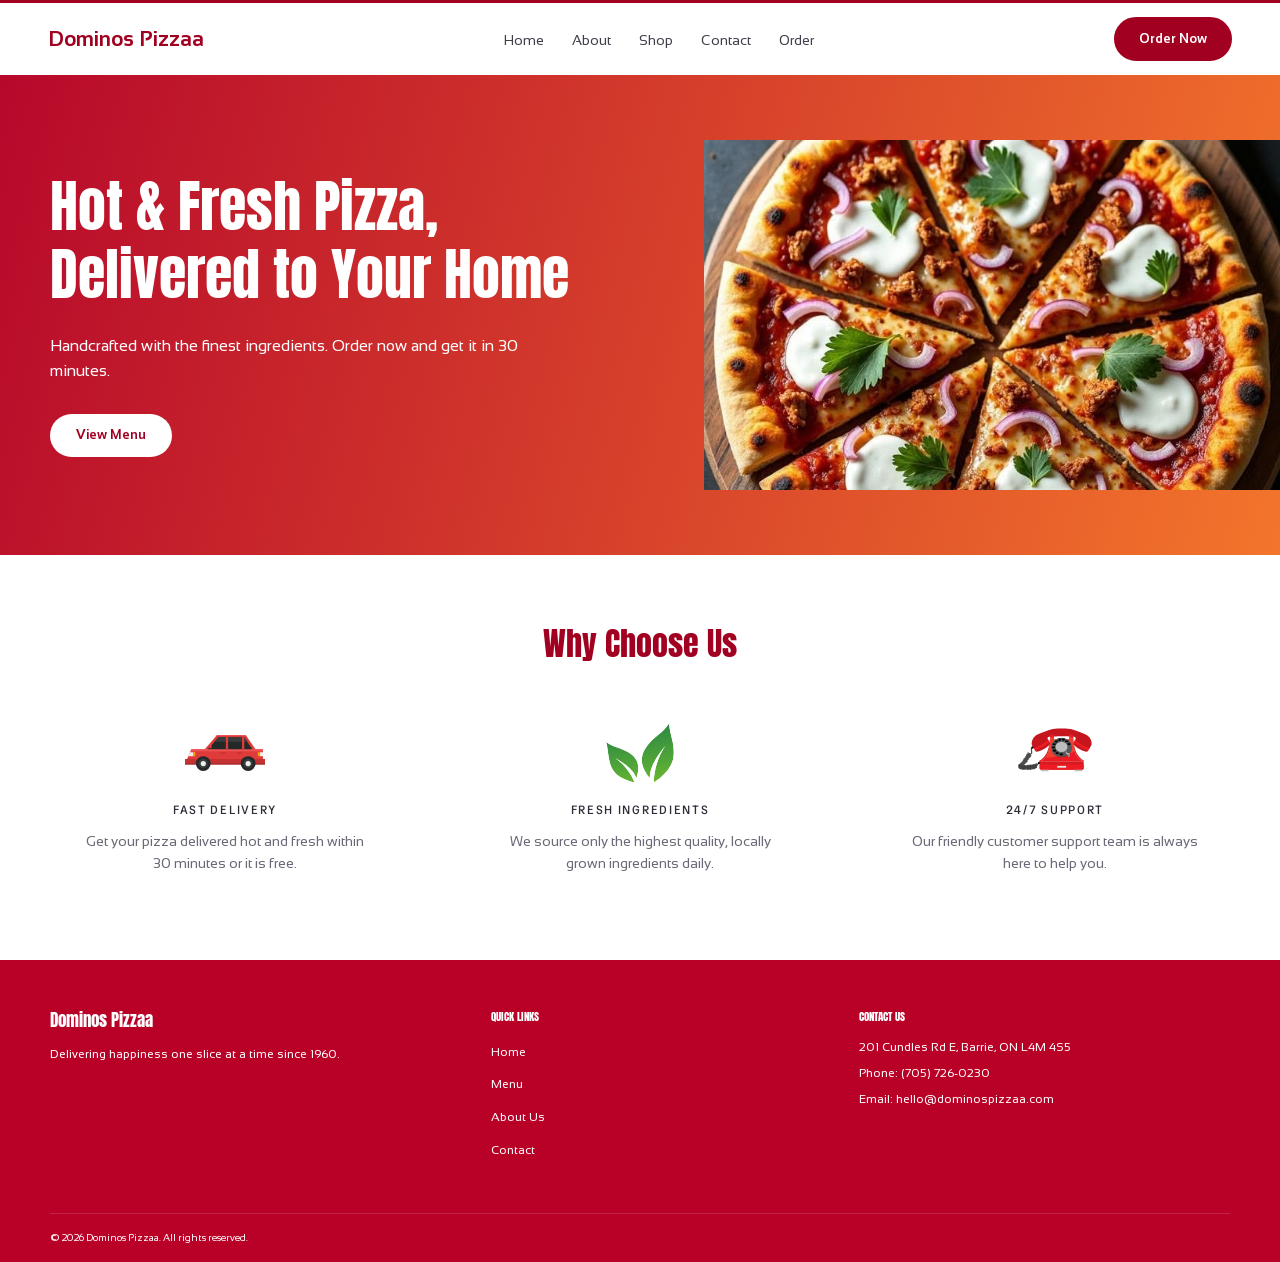
<file: index.html>
<!DOCTYPE html>
<html lang="en">
<head>
    <meta charset="UTF-8">
    <meta name="viewport" content="width=device-width, initial-scale=1.0">
    <meta name="description" content="Dominos Pizzaa Website - Home page content.">
    <meta name="robots" content="noindex, nofollow">
    <title>Home Page | Dominos Pizzaa</title>

    <link rel="preconnect" href="https://fonts.googleapis.com">
    <link rel="preconnect" href="https://fonts.gstatic.com" crossorigin>
    <link href="https://fonts.googleapis.com/css2?family=Anton&family=Google+Sans+Flex:opsz,wght@6..144,1..1000&family=Sansation:ital,wght@0,300;0,400;0,700;1,300;1,400;1,700&family=Stack+Sans+Notch:wght@200..700&family=Vend+Sans:ital,wght@0,300..700;1,300..700&display=swap" rel="stylesheet">

    <link rel="stylesheet" href="css/global.css">
    <link rel="stylesheet" href="css/home.css">
</head>

<body>
    <header class="site-header">
        <div class="header-container">
            <a class="logo" href="index.html"> Dominos Pizzaa </a>

            <nav class="main-navigation" aria-label="Main navigation">
                <ul>
                    <li><a href="index.html">Home</a></li>
                    <li><a href="about.html">About</a></li>
                    <li><a href="shop.html">Shop</a></li>
                    <li><a href="contact.html">Contact</a></li>
                    <li><a href="contact.html">Order</a></li>
                </ul>
            </nav>

            <div class="header-actions">
                <a class="order-button" href="contact.html">Order Now</a>
            </div>

        </div>
    </header>

    <main>
        <section class="hero">
            <div class="hero-container">

                <div class="hero-content">
                    <h1> <span>Hot & Fresh Pizza,</span>
                         <span>Delivered to Your Home</span>
                    </h1>

                    <p>
                        Handcrafted with the finest ingredients.
                        Order now and get it in 30 minutes.
                    </p>

                    <a class="view-menu-button" href="shop.html">
                        View Menu
                    </a>
                </div>

                <div class="hero-image">
                    <img src="images/hot-pizza.jpg" alt="Fresh hot pizza">
                </div>

            </div>
        </section>

        <section class="benefits">
            <div class="section-container">

                <h2>Why Choose Us</h2>

                <div class="benefit-grid">

                    <article class="benefit-card">
                        <div class="benefit-icon">
                            <img src="images/car.svg" alt="delivery-logo" width="80" height="80" >
                        </div>          
                        <h3>Fast Delivery</h3>
                        <p>
                            Get your pizza delivered hot and fresh within
                            30 minutes or it is free.
                        </p>
                    </article>

                    <article class="benefit-card">
                        <div class="benefit-icon">
                            <img src="images/leaf.svg" alt="leaf-logo" width="80" height="80" >
                        </div>
                        <h3>Fresh Ingredients</h3>
                        <p>
                            We source only the highest quality,
                            locally grown ingredients daily.
                        </p>
                    </article>

                    <article class="benefit-card">
                        <div class="benefit-icon">
                            <img src="images/phone.svg" alt="phone-logo" width="80" height="80" >
                        </div>
                        <h3>24/7 Support</h3>
                        <p>
                            Our friendly customer support team is always
                            here to help you.
                        </p>
                    </article>

                </div>

            </div>
        </section>

    </main>

    <footer class="site-footer">
        <div class="footer-container">
            <section class="footer-column">
                <h2>Dominos Pizzaa</h2>
                <p> Delivering happiness one slice at a time since 1960. </p>
            </section>

            <section class="footer-column">
                <h2>Quick Links</h2>

                <ul>
                    <li><a href="index.html">Home</a></li>
                    <li><a href="shop.html">Menu</a></li>
                    <li><a href="about.html">About Us</a></li>
                    <li><a href="contact.html">Contact</a></li>
                </ul>
            </section>

            <section class="footer-column">
                <h2>Contact Us</h2>

                <address>
                    <ul class="contact-list">
                        <li>201 Cundles Rd E, Barrie, ON L4M 4S5</li>
                        <li>Phone: <a href="tel:17057260230">(705) 726-0230</a></li>
                        <li>Email: <a href="mailto:hello@dominospizzaa.com">hello@dominospizzaa.com</a></li>
                    </ul>
                </address>
            </section>

        </div>

        <div class="footer-bottom">
            <p>&copy; 2026 Dominos Pizzaa. All rights reserved.</p>
        </div>
    </footer>

</body>
</html>
</file>
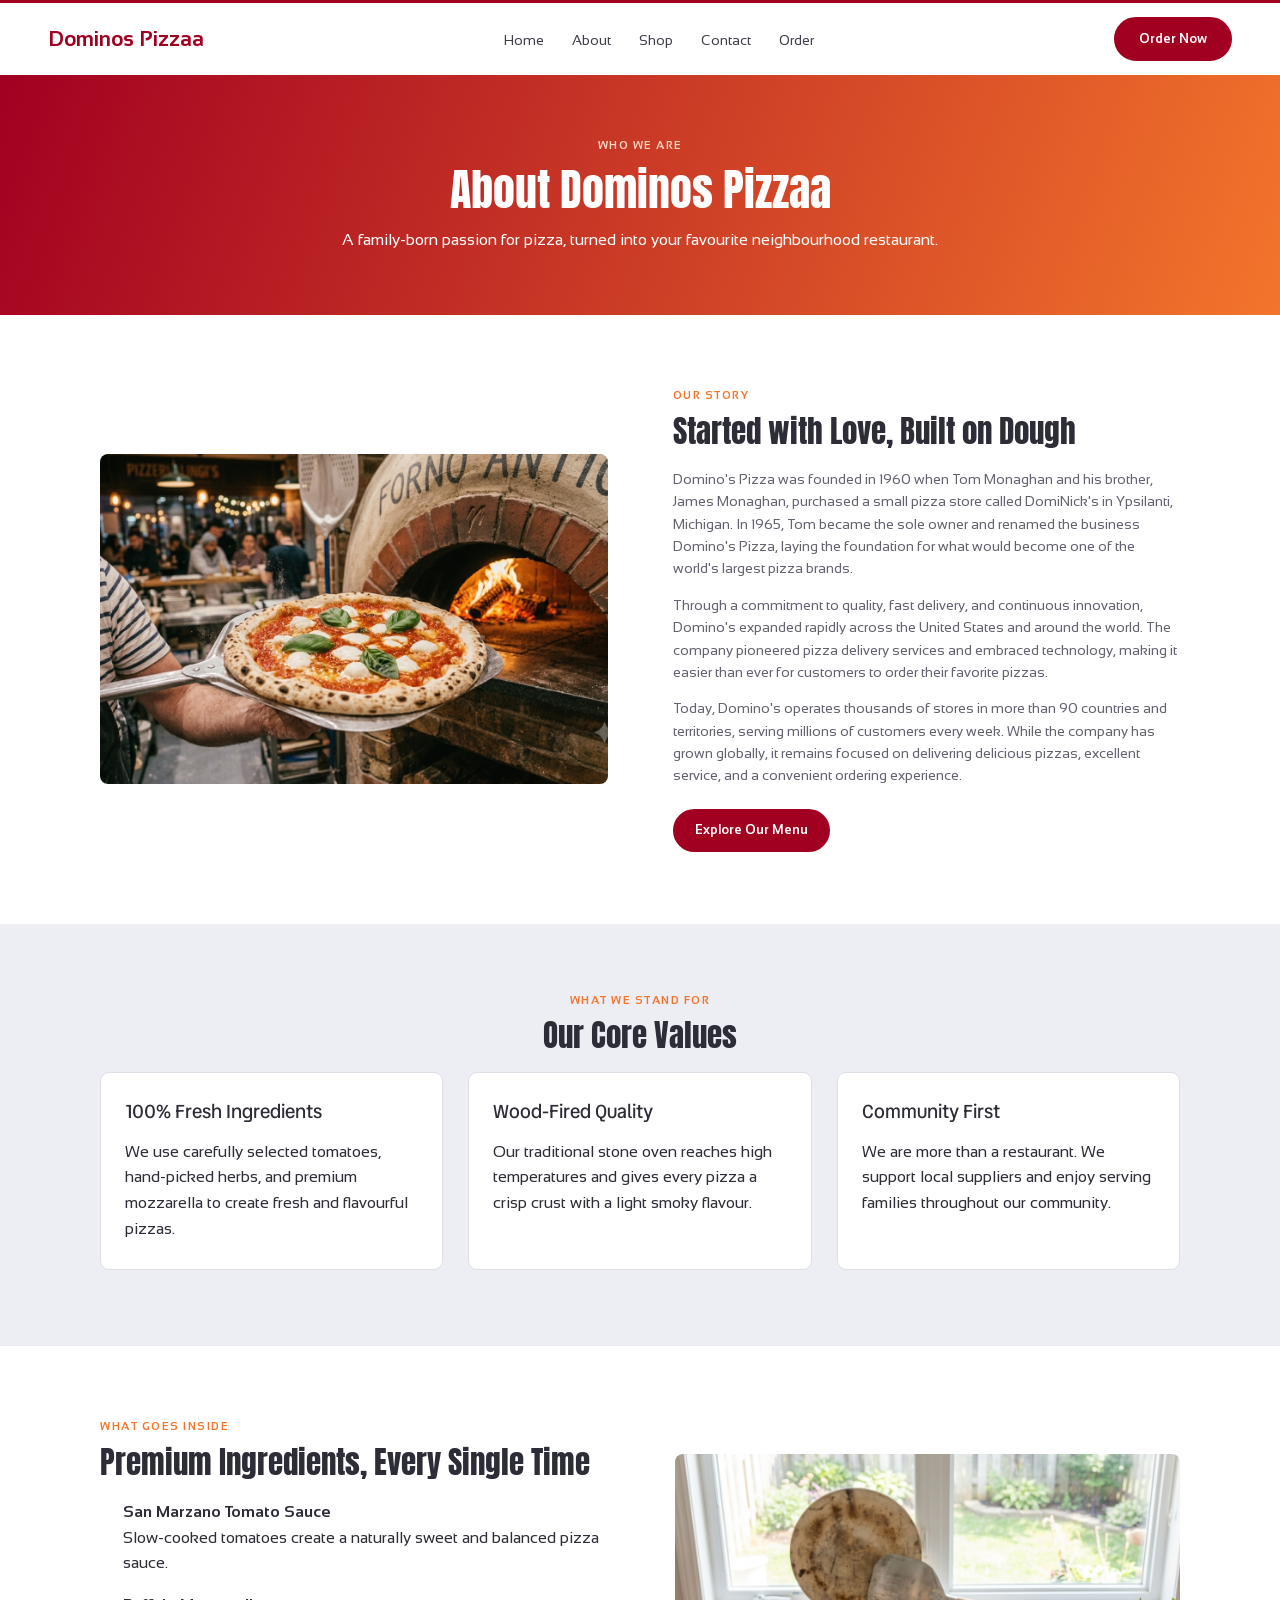
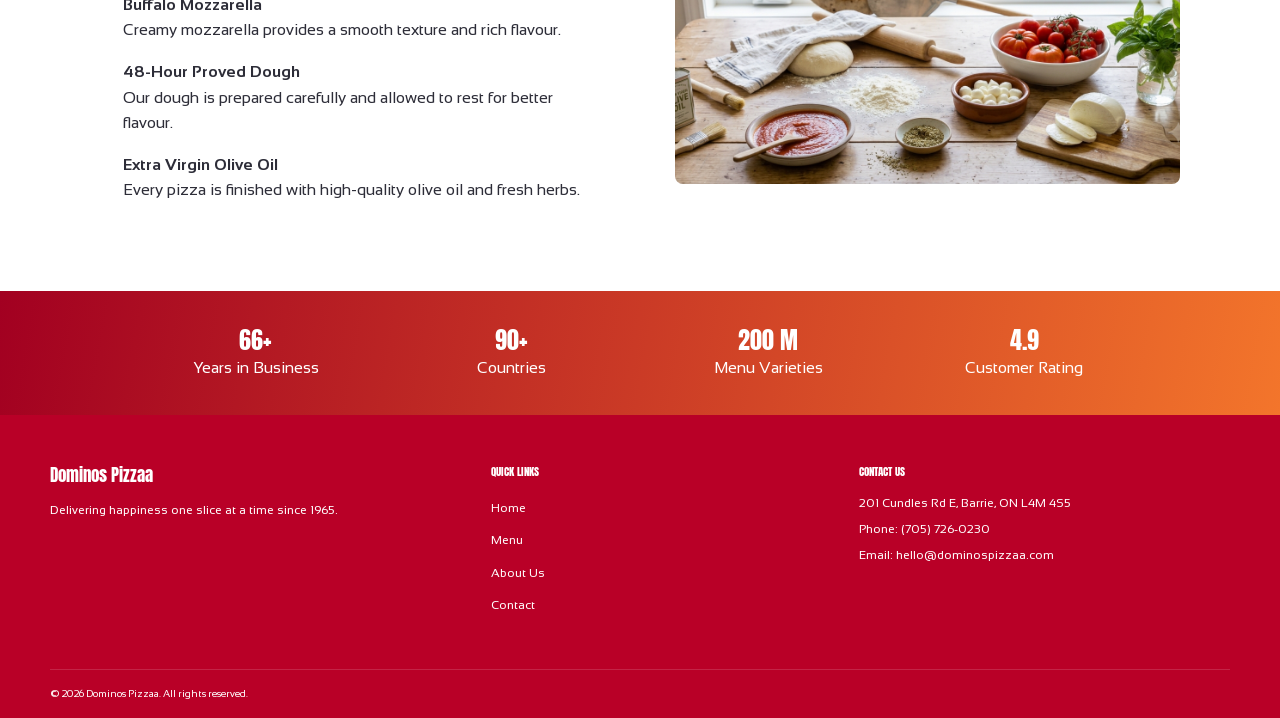
<file: about.html>
<!DOCTYPE html>
<html lang="en">
<head>
    <meta charset="UTF-8">
    <meta name="viewport" content="width=device-width, initial-scale=1.0">
    <meta name="description" content="Dominos Pizzaa Website - About page.">
    <meta name="robots" content="noindex, nofollow">
    <title>About Us | Dominos Pizzaa</title>

    <link rel="preconnect" href="https://fonts.googleapis.com">
    <link rel="preconnect" href="https://fonts.gstatic.com" crossorigin>
    <link href="https://fonts.googleapis.com/css2?family=Anton&family=Google+Sans+Flex:opsz,wght@6..144,1..1000&family=Sansation:ital,wght@0,300;0,400;0,700;1,300;1,400;1,700&family=Stack+Sans+Notch:wght@200..700&family=Vend+Sans:ital,wght@0,300..700;1,300..700&display=swap" rel="stylesheet">

    <link rel="stylesheet" href="css/global.css">
    <link rel="stylesheet" href="css/about.css">
</head>

<body>

    <!-- Website header -->
    <header class="site-header">
        <div class="header-container">
            <a class="logo" href="index.html"> Dominos Pizzaa </a>
            <nav class="main-navigation" aria-label="Main navigation">
                <ul>
                    <li><a href="index.html">Home</a></li>
                    <li><a href="about.html">About</a></li>
                    <li><a href="shop.html">Shop</a></li>
                    <li><a href="contact.html">Contact</a></li>
                    <li><a href="contact.html">Order</a></li>
                </ul>
            </nav>

            <div class="header-actions">
                <a class="order-button" href="contact.html">Order Now</a>
            </div>

        </div>
    </header>

    <main>
        <!-- About page banner -->
        <section class="about-banner">
            <div class="about-banner-content">
                <p class="section-label">Who We Are</p>
                <h1>About Dominos Pizzaa</h1>
                <p> A family-born passion for pizza, turned into your favourite neighbourhood restaurant. </p>
            </div>
        </section>

        <!-- Our story section -->
        <section class="story-section">
            <div class="story-container">
                <div class="story-image">
                    <img src="images/pizza-oven.png" alt="Pizza chefs preparing pizza near a traditional oven">
                </div>

                <div class="story-content">
                    <p class="section-label">Our Story</p>
                    <h2>Started with Love, Built on Dough</h2>

                    <p>
                        Domino's Pizza was founded in 1960 when Tom Monaghan and his brother,
                        James Monaghan, purchased a small pizza store called DomiNick's in
                        Ypsilanti, Michigan. In 1965, Tom became the sole owner and renamed
                        the business Domino's Pizza, laying the foundation for what would
                        become one of the world's largest pizza brands.
                    </p>

                    <p>
                        Through a commitment to quality, fast delivery, and continuous
                        innovation, Domino's expanded rapidly across the United States and
                        around the world. The company pioneered pizza delivery services and
                        embraced technology, making it easier than ever for customers to
                        order their favorite pizzas.
                    </p>

                    <p>
                        Today, Domino's operates thousands of stores in more than 90
                        countries and territories, serving millions of customers every week.
                        While the company has grown globally, it remains focused on delivering
                        delicious pizzas, excellent service, and a convenient ordering
                        experience.
                    </p>


                    <a class="small-button" href="shop.html"> Explore Our Menu </a>
                </div>
            </div>
        </section>

        <!-- Values section -->
        <section class="values-section">
            <div class="values-container">

                <p class="section-label">What We Stand For</p>
                <h2>Our Core Values</h2>

                <div class="values-grid">
                    <article class="value-card">
                        <h3>100% Fresh Ingredients</h3>
                        <p>
                            We use carefully selected tomatoes,
                            hand-picked herbs, and premium mozzarella
                            to create fresh and flavourful pizzas.
                        </p>
                    </article>

                    <article class="value-card">
                        <h3>Wood-Fired Quality</h3>
                        <p>
                            Our traditional stone oven reaches high
                            temperatures and gives every pizza a crisp
                            crust with a light smoky flavour.
                        </p>
                    </article>

                    <article class="value-card">
                        <h3>Community First</h3>
                        <p>
                            We are more than a restaurant. We support
                            local suppliers and enjoy serving families
                            throughout our community.
                        </p>
                    </article>
                </div>
            </div>
        </section>

        <!-- Ingredients section -->
        <section class="ingredients-section">
            <div class="ingredients-container">
                <div class="ingredients-content">

                    <p class="section-label">What Goes Inside</p>
                    <h2>Premium Ingredients, Every Single Time</h2>
                    <ul class="ingredients-list">
                        <li>
                            <strong>San Marzano Tomato Sauce</strong>
                            <p> Slow-cooked tomatoes create a naturally sweet and balanced pizza sauce. </p>
                        </li>

                        <li>
                            <strong>Buffalo Mozzarella</strong>
                            <p> Creamy mozzarella provides a smooth texture and rich flavour. </p>
                        </li>

                        <li>
                            <strong>48-Hour Proved Dough</strong>
                            <p> Our dough is prepared carefully and allowed to rest for better flavour. </p>
                        </li>

                        <li>
                            <strong>Extra Virgin Olive Oil</strong>
                            <p> Every pizza is finished with high-quality olive oil and fresh herbs. </p>
                        </li>
                    </ul>
                </div>

                <div class="ingredients-image">
                    <img src="images/pizza-items.png" alt="pizza ingredients">
                </div>
            </div>
        </section>

        <!-- Restaurant statistics -->
        <section class="statistics-section">
            <div class="statistics-container">

                <article class="statistic">
                    <h2>66+</h2>
                    <p>Years in Business</p>
                </article>

                <article class="statistic">
                    <h2>90+</h2>
                    <p>Countries</p>
                </article>

                <article class="statistic">
                    <h2>200 M</h2>
                    <p>Menu Varieties</p>
                </article>

                <article class="statistic">
                    <h2>4.9</h2>
                    <p>Customer Rating</p>
                </article>
            </div>
        </section>
    </main>

    <footer class="site-footer">
        <div class="footer-container">
            <section class="footer-column">
                <h2>Dominos Pizzaa</h2>
                <p> Delivering happiness one slice at a time since 1965. </p>
            </section>

            <section class="footer-column">
                <h2>Quick Links</h2>

                <ul>
                    <li><a href="index.html">Home</a></li>
                    <li><a href="shop.html">Menu</a></li>
                    <li><a href="about.html">About Us</a></li>
                    <li><a href="contact.html">Contact</a></li>
                </ul>
            </section>

            <section class="footer-column">
                <h2>Contact Us</h2>

                <address>
                    <ul class="contact-list">
                        <li>201 Cundles Rd E, Barrie, ON L4M 4S5</li>
                        <li>Phone: <a href="tel:17057260230">(705) 726-0230</a></li>
                        <li>Email: <a href="mailto:hello@dominospizzaa.com">hello@dominospizzaa.com</a></li>
                    </ul>
                </address>
            </section>

        </div>

        <div class="footer-bottom">
            <p>&copy; 2026 Dominos Pizzaa. All rights reserved.</p>
        </div>
    </footer>

</body>
</html>
</file>
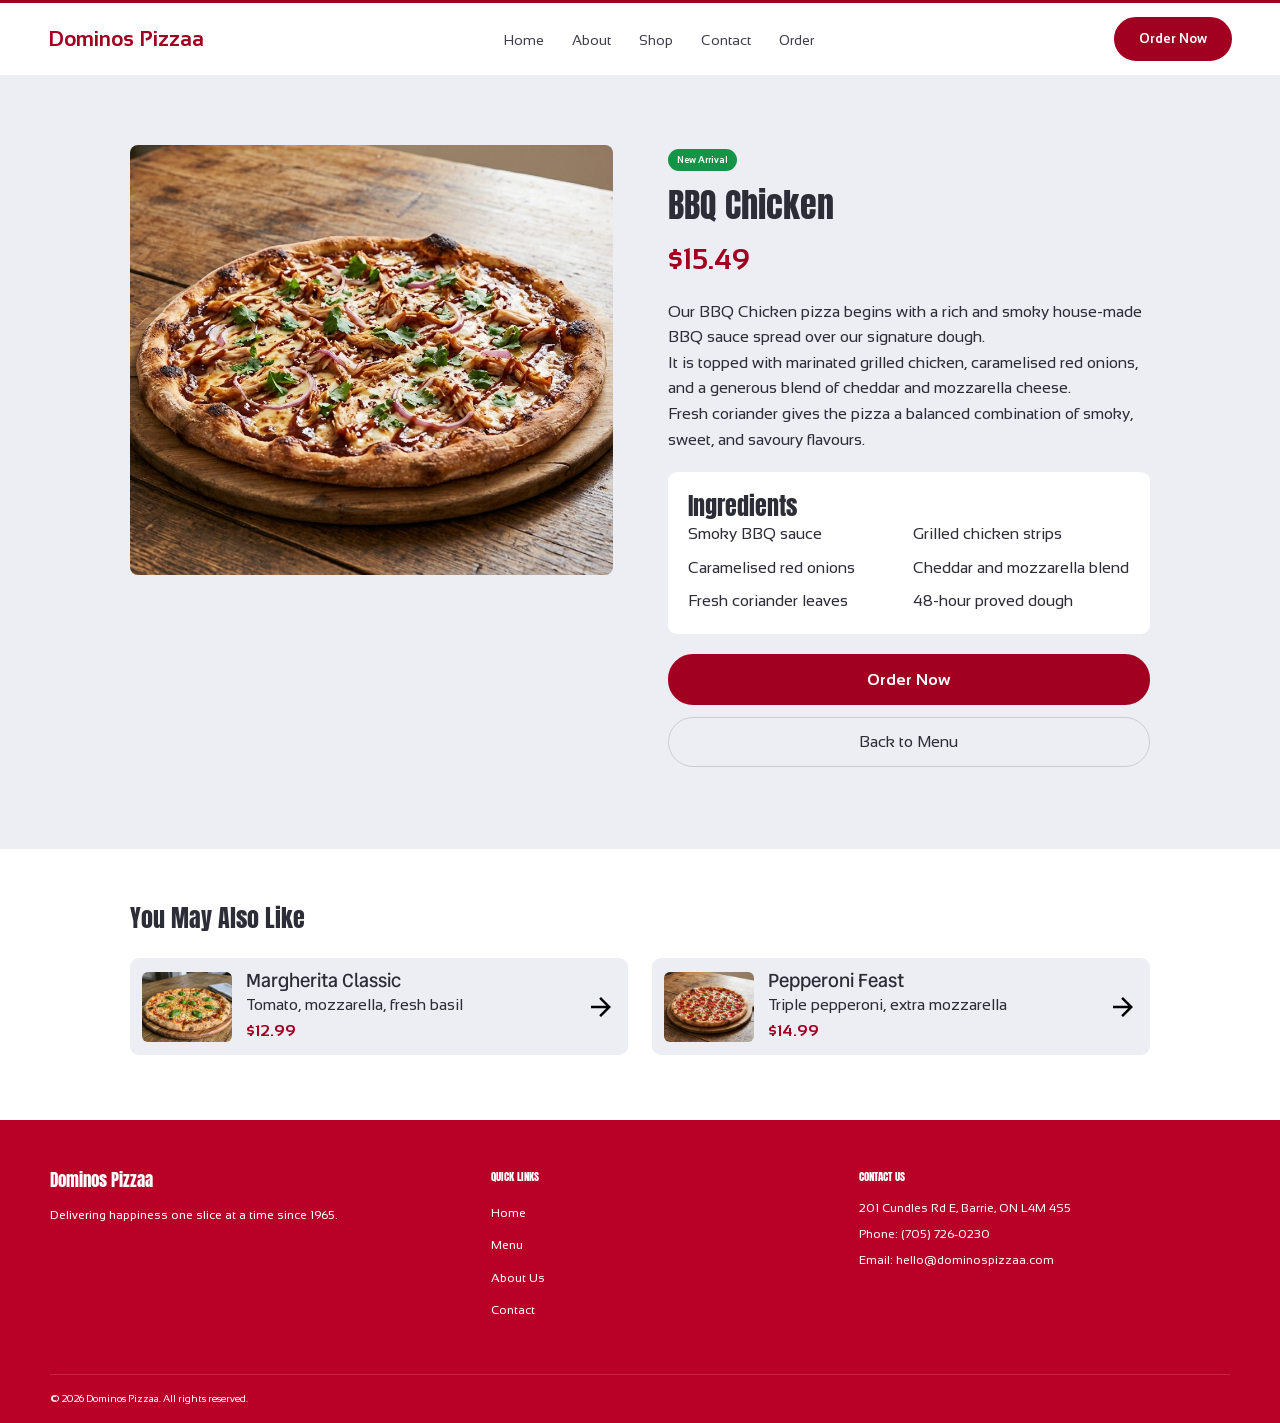
<file: bbq-chicken.html>
<!DOCTYPE html>
<html lang="en">
<head>
    <meta charset="UTF-8">
    <meta name="viewport" content="width=device-width, initial-scale=1.0">
    <meta name="description" content="Dominos Pizzaa Website - BBQ-Chicken product page.">
    <meta name="robots" content="noindex, nofollow">
    <title>BBQ-Chicken | Dominos Pizzaa</title>

    <link rel="preconnect" href="https://fonts.googleapis.com">
    <link rel="preconnect" href="https://fonts.gstatic.com" crossorigin>
    <link href="https://fonts.googleapis.com/css2?family=Anton&family=Google+Sans+Flex:opsz,wght@6..144,1..1000&family=Sansation:ital,wght@0,300;0,400;0,700;1,300;1,400;1,700&family=Stack+Sans+Notch:wght@200..700&family=Vend+Sans:ital,wght@0,300..700;1,300..700&display=swap" rel="stylesheet">

    <link rel="stylesheet" href="css/global.css">
    <link rel="stylesheet" href="css/product.css">
</head>

<body>

    <!-- Website header -->
    <header class="site-header">

        <div class="header-container">

            <a class="logo" href="index.html"> Dominos Pizzaa </a>

            <nav class="main-navigation" aria-label="Main navigation">
                <ul>
                    <li><a href="index.html">Home</a></li>
                    <li><a href="about.html">About</a></li>
                    <li><a href="shop.html">Shop</a></li>
                    <li><a href="contact.html">Contact</a></li>
                    <li><a href="contact.html">Order</a></li>
                </ul>
            </nav>

            <div class="header-actions">
                <a class="order-button" href="contact.html">Order Now</a>
            </div>

        </div>
    </header>

    <main>
        <!-- Product details -->
        <section class="product-section">
            <div class="product-container">
                <!-- Product image -->
                <div class="product-image">
                    <img src="images/p3.png" alt="BBQ chicken pizza">
                </div>

                <!-- Product information -->
                <article class="product-information">

                    <span class="product-badge new-arrival-badge"> New Arrival </span>
                    <h1>BBQ Chicken</h1>
                    <p class="product-price"> $15.49 </p>

                    <p class="product-description">
                        Our BBQ Chicken pizza begins with a rich and
                        smoky house-made BBQ sauce spread over our
                        signature dough.
                    </p>

                    <p class="product-description">
                        It is topped with marinated grilled chicken,
                        caramelised red onions, and a generous blend
                        of cheddar and mozzarella cheese.
                    </p>

                    <p class="product-description">
                        Fresh coriander gives the pizza a balanced
                        combination of smoky, sweet, and savoury
                        flavours.
                    </p>


                    <!-- Ingredients -->
                    <section class="product-ingredients">
                        <h2>Ingredients</h2>
                        <ul>
                            <li>Smoky BBQ sauce</li>
                            <li>Grilled chicken strips</li>
                            <li>Caramelised red onions</li>
                            <li>Cheddar and mozzarella blend</li>
                            <li>Fresh coriander leaves</li>
                            <li>48-hour proved dough</li>
                        </ul>

                    </section>

                    <!-- Product buttons -->
                    <a class="product-order-button" href="contact.html"> Order Now </a>
                    <a class="back-menu-button" href="shop.html"> Back to Menu </a>

                </article>
            </div>
        </section>

        <!-- Related products -->
        <section class="related-products">
            <div class="related-container">
                <h2>You May Also Like</h2>
                <div class="related-product-grid">
                    <!-- Margherita -->
                    <article class="related-product-card">

                        <img src="images/p1.png" alt="Margherita pizza">

                        <div class="related-product-content">
                            <h3>Margherita Classic</h3>
                            <p> Tomato, mozzarella, fresh basil </p>

                            <span class="related-price">  $12.99 </span>

                        </div>
                        <a href="margherita.html" aria-label="View Margherita Classic">
                            <img src="images/arrow.svg" alt="forward arrow">
                        </a>

                    </article>


                    <!-- Pepperoni -->
                    <article class="related-product-card">

                        <img src="images/p2.png" alt="Pepperoni pizza">

                        <div class="related-product-content">
                            <h3>Pepperoni Feast</h3>
                            <p> Triple pepperoni, extra mozzarella</p>
                            <span class="related-price"> $14.99</span>
                        </div>

                        <a href="pepperoni.html" aria-label="View Pepperoni Feast">
                            <img src="images/arrow.svg" alt="forward arrow">
                        </a>
                    </article>
                </div>
            </div>
        </section>
    </main>


    <!-- Website footer -->
    <footer class="site-footer">
        <div class="footer-container">
            <section class="footer-column">
                <h2>Dominos Pizzaa</h2>
                <p> Delivering happiness one slice at a time since 1965. </p>
            </section>

            <section class="footer-column">
                <h2>Quick Links</h2>

                <ul>
                    <li><a href="index.html">Home</a></li>
                    <li><a href="shop.html">Menu</a></li>
                    <li><a href="about.html">About Us</a></li>
                    <li><a href="contact.html">Contact</a></li>
                </ul>
            </section>

            <section class="footer-column">
                <h2>Contact Us</h2>

                <address>
                    <ul class="contact-list">
                        <li>201 Cundles Rd E, Barrie, ON L4M 4S5</li>
                        <li>Phone: <a href="tel:17057260230">(705) 726-0230</a></li>
                        <li>Email: <a href="mailto:hello@dominospizzaa.com">hello@dominospizzaa.com</a></li>
                    </ul>
                </address>
            </section>

        </div>

        <div class="footer-bottom">
            <p>&copy; 2026 Dominos Pizzaa. All rights reserved.</p>
        </div>
    </footer>

</body>
</html>
</file>
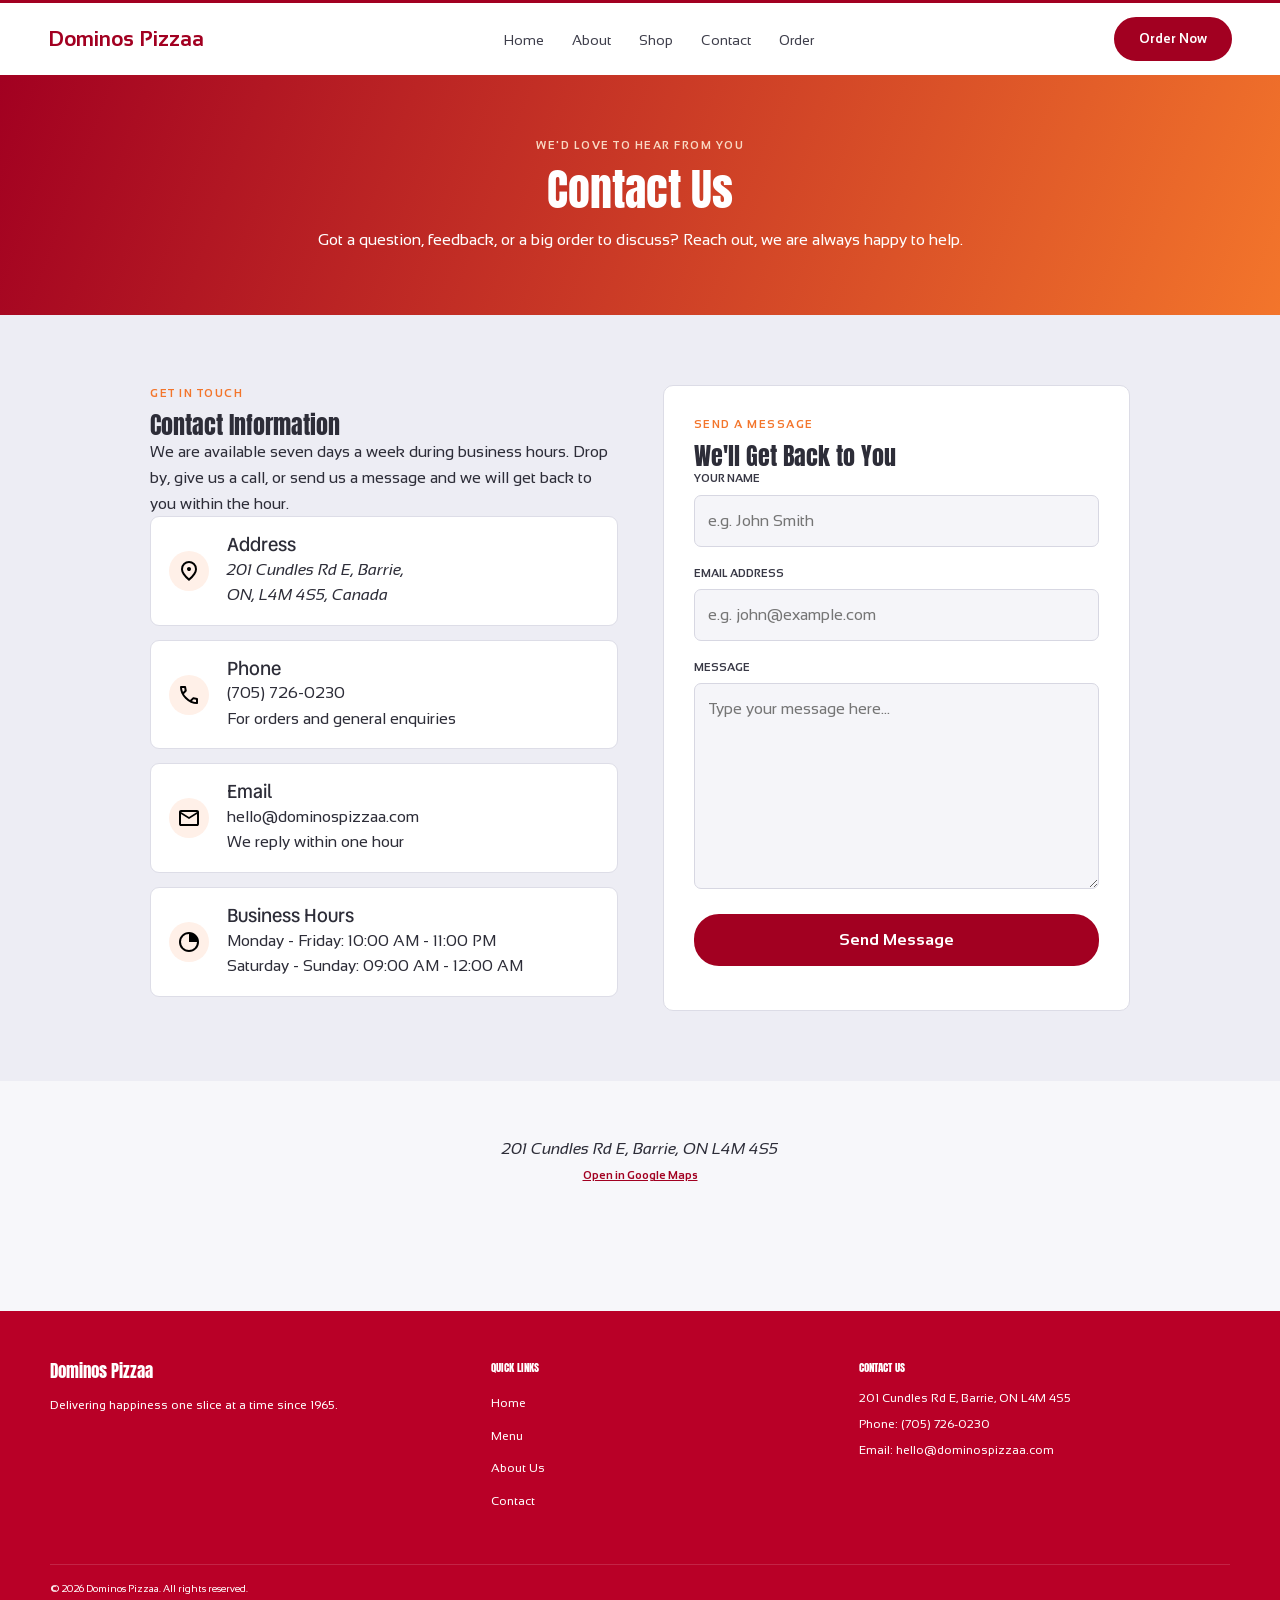
<file: contact.html>
<!DOCTYPE html>
<html lang="en">
<head>
    <meta charset="UTF-8">
    <meta name="viewport" content="width=device-width, initial-scale=1.0">
    <meta name="description" content="Dominos Pizzaa Website - Contact information page.">
    <meta name="robots" content="noindex, nofollow">
    <title>Contact | Dominos Pizzaa</title>

    <link rel="preconnect" href="https://fonts.googleapis.com">
    <link rel="preconnect" href="https://fonts.gstatic.com" crossorigin>
    <link href="https://fonts.googleapis.com/css2?family=Anton&family=Google+Sans+Flex:opsz,wght@6..144,1..1000&family=Sansation:ital,wght@0,300;0,400;0,700;1,300;1,400;1,700&family=Stack+Sans+Notch:wght@200..700&family=Vend+Sans:ital,wght@0,300..700;1,300..700&display=swap" rel="stylesheet">

    <link rel="stylesheet" href="css/global.css">
    <link rel="stylesheet" href="css/contact.css">
</head>

<body>
    <!-- Website header -->
    <header class="site-header">
        <div class="header-container">
            <a class="logo" href="index.html"> Dominos Pizzaa </a>

            <nav class="main-navigation" aria-label="Main navigation">
                <ul>
                    <li><a href="index.html">Home</a></li>
                    <li><a href="about.html">About</a></li>
                    <li><a href="shop.html">Shop</a></li>
                    <li><a href="contact.html">Contact</a></li>
                    <li><a href="contact.html">Order</a></li>
                </ul>
            </nav>

            <div class="header-actions">
                <a class="order-button" href="contact.html">Order Now</a>
            </div>
        </div>
    </header>

    <main>
        <!-- Contact page banner -->
        <section class="contact-banner">
            <div class="contact-banner-content">
                <p class="section-label"> We'd Love to Hear from You </p>
                <h1>Contact Us</h1>
                <p> Got a question, feedback, or a big order to discuss? Reach out, we are always happy to help. </p>
            </div>
        </section>

        <!-- Contact information and form -->
        <section class="contact-section">
            <div class="contact-container">
                <!-- Contact details -->
                <section class="contact-information">
                    <p class="section-label"> Get in Touch </p>
                    <h2>Contact Information</h2>
                    <p class="contact-introduction">
                        We are available seven days a week during
                        business hours. Drop by, give us a call,
                        or send us a message and we will get back
                        to you within the hour.
                    </p>

                    <article class="contact-card">
                        <div class="contact-icon">
                            <img src="images/location.svg" alt="Location symbol">
                        </div>

                        <div>
                            <h3>Address</h3>
                            <address>
                                <p>201 Cundles Rd E, Barrie,</p>
                                <p>ON, L4M 4S5, Canada</p>
                            </address>
                        </div>
                    </article>

                    <article class="contact-card">

                        <div class="contact-icon">
                            <img src="images/contact.svg" alt="contact symbol">
                        </div>

                        <div>
                            <h3>Phone</h3>
                            <p><a href="tel:17057260230">(705) 726-0230</a> </p>
                            <p> For orders and general enquiries </p>
                        </div>
                    </article>

                    <article class="contact-card">

                        <div class="contact-icon">
                            <img src="images/email.svg" alt="email symbol">
                        </div>

                        <div>
                            <h3>Email</h3>
                            <p><a href="mailto:hello@dominospizzaa.com"> hello@dominospizzaa.com </a></p>

                            <p>We reply within one hour </p>
                        </div>
                    </article>

                    <article class="contact-card">
                        <div class="contact-icon">
                            <img src="images/clock.svg" alt="clock symbol">
                        </div>

                        <div>
                            <h3>Business Hours</h3>
                            <p> Monday - Friday: 10:00 AM - 11:00 PM </p>
                            <p>Saturday - Sunday: 09:00 AM - 12:00 AM </p>
                        </div>
                    </article>
                </section>

                <!-- Contact form -->
                <section class="contact-form-section">

                    <p class="section-label"> Send a Message </p>
                    <h2>We'll Get Back to You</h2>

                    <form class="contact-form" action="#" method="post">
                        <div class="form-group">
                            <label for="contact-name"> Your Name </label>
                            <input type="text" id="contact-name" name="contactName" placeholder="e.g. John Smith" required>
                        </div>

                        <div class="form-group">
                            <label for="contact-email"> Email Address </label>
                            <input type="email" id="contact-email" name="contactEmail" placeholder="e.g. john@example.com" required>
                        </div>

                        <div class="form-group">
                            <label for="contact-message"> Message </label>
                            <textarea id="contact-message" name="contactMessage" rows="7" placeholder="Type your message here..." required></textarea>
                        </div>

                        <button class="send-message-button" type="submit"> Send Message </button>
                    </form>
                </section>
            </div>
        </section>

        <!-- Location section -->
        <section class="location-section">
            <div class="location-content">
                <address> 201 Cundles Rd E, Barrie, ON L4M 4S5 </address>
                <a href="https://maps.app.goo.gl/PPLMTrFYSHVhse1RA" target="_blank"> Open in Google Maps </a>
            </div>
        </section>
    </main>

    <!-- Website footer -->
     <footer class="site-footer">
        <div class="footer-container">
            <section class="footer-column">
                <h2>Dominos Pizzaa</h2>
                <p> Delivering happiness one slice at a time since 1965. </p>
            </section>

            <section class="footer-column">
                <h2>Quick Links</h2>

                <ul>
                    <li><a href="index.html">Home</a></li>
                    <li><a href="shop.html">Menu</a></li>
                    <li><a href="about.html">About Us</a></li>
                    <li><a href="contact.html">Contact</a></li>
                </ul>
            </section>

            <section class="footer-column">
                <h2>Contact Us</h2>

                <address>
                    <ul class="contact-list">
                        <li>201 Cundles Rd E, Barrie, ON L4M 4S5</li>
                        <li>Phone: <a href="tel:17057260230">(705) 726-0230</a></li>
                        <li>Email: <a href="mailto:hello@dominospizzaa.com">hello@dominospizzaa.com</a></li>
                    </ul>
                </address>
            </section>

        </div>

        <div class="footer-bottom">
            <p>&copy; 2026 Dominos Pizzaa. All rights reserved.</p>
        </div>
    </footer>

</body>
</html>
</file>
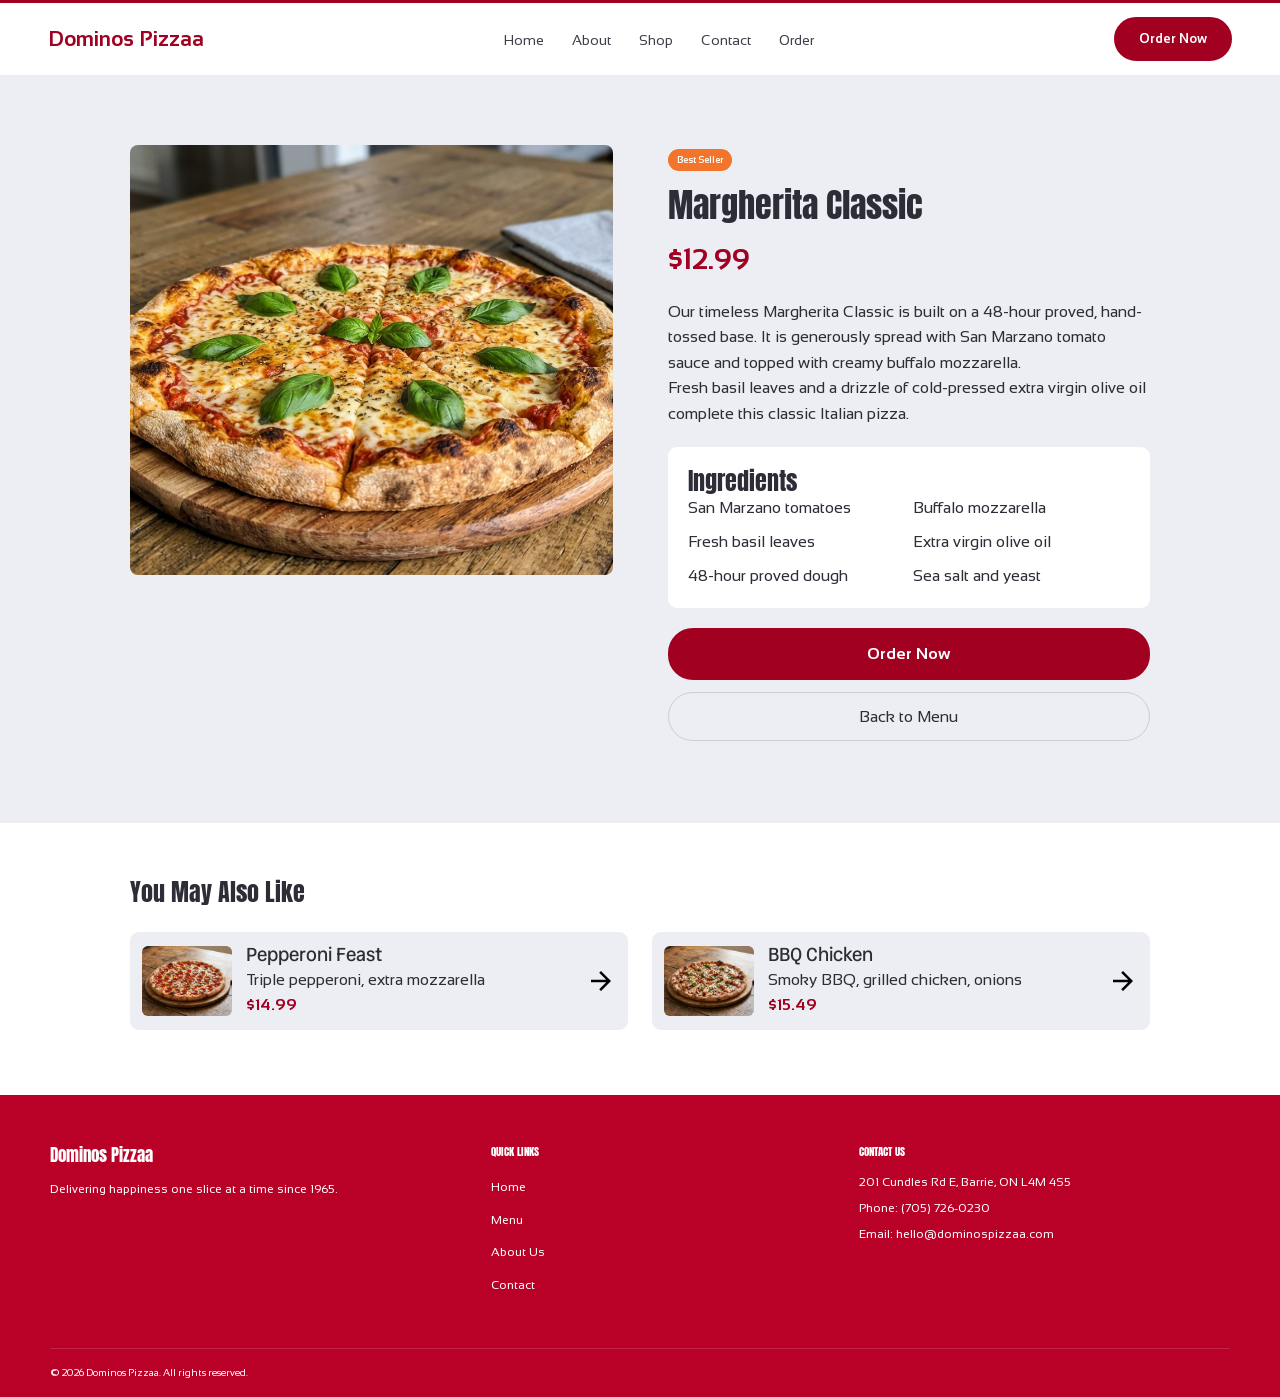
<file: margherita.html>
<!DOCTYPE html>
<html lang="en">
<head>
    <meta charset="UTF-8">
    <meta name="viewport" content="width=device-width, initial-scale=1.0">
    <meta name="description" content="Dominos Pizzaa Website - Margherita Classic product page.">
    <meta name="robots" content="noindex, nofollow">
   <title>Margherita Classic | Dominos Pizzaa</title>

    <link rel="preconnect" href="https://fonts.googleapis.com">
    <link rel="preconnect" href="https://fonts.gstatic.com" crossorigin>
    <link href="https://fonts.googleapis.com/css2?family=Anton&family=Google+Sans+Flex:opsz,wght@6..144,1..1000&family=Sansation:ital,wght@0,300;0,400;0,700;1,300;1,400;1,700&family=Stack+Sans+Notch:wght@200..700&family=Vend+Sans:ital,wght@0,300..700;1,300..700&display=swap" rel="stylesheet">

    <link rel="stylesheet" href="css/global.css">
    <link rel="stylesheet" href="css/product.css">
</head>

<body>
    <!-- Website header -->
    <header class="site-header">
        <div class="header-container">
            <a class="logo" href="index.html"> Dominos Pizzaa </a>
            <nav class="main-navigation" aria-label="Main navigation">
                <ul>
                    <li><a href="index.html">Home</a></li>
                    <li><a href="about.html">About</a></li>
                    <li><a href="shop.html">Shop</a></li>
                    <li><a href="contact.html">Contact</a></li>
                    <li><a href="contact.html">Order</a></li>
                </ul>
            </nav>

            <div class="header-actions">
                <a class="order-button" href="contact.html">Order Now</a>
            </div>
        </div>
    </header>

    <main>
        <!-- Product details -->
        <section class="product-section">
            <div class="product-container">
                <!-- Product image -->
                <div class="product-image">
                    <img src="images/p1.png" alt="Margherita pizza">
                </div>

                <!-- Product information -->
                <article class="product-information">
                    <span class="product-badge"> Best Seller </span>

                    <h1>Margherita Classic</h1>

                    <p class="product-price"> $12.99 </p>

                    <p class="product-description">
                        Our timeless Margherita Classic is built on a
                        48-hour proved, hand-tossed base. It is generously
                        spread with San Marzano tomato sauce and topped
                        with creamy buffalo mozzarella.
                    </p>

                    <p class="product-description">
                        Fresh basil leaves and a drizzle of cold-pressed
                        extra virgin olive oil complete this classic
                        Italian pizza.
                    </p>

                    <!-- Ingredients -->
                    <section class="product-ingredients">
                        <h2>Ingredients</h2>
                        <ul>
                            <li>San Marzano tomatoes</li>
                            <li>Buffalo mozzarella</li>
                            <li>Fresh basil leaves</li>
                            <li>Extra virgin olive oil</li>
                            <li>48-hour proved dough</li>
                            <li>Sea salt and yeast</li>
                        </ul>
                    </section>

                    <!-- Product buttons -->
                    <a class="product-order-button" href="contact.html"> Order Now </a>
                    <a class="back-menu-button" href="shop.html"> Back to Menu </a>

                </article>
            </div>
        </section>

        <!-- Related products -->
        <section class="related-products">
            <div class="related-container">
                <h2>You May Also Like</h2>
                <div class="related-product-grid">
                    <!-- Pepperoni -->
                    <article class="related-product-card">
                        <img src="images/p2.png" alt="Pepperoni pizza">

                        <div class="related-product-content">
                            <h3>Pepperoni Feast</h3>
                            <p> Triple pepperoni, extra mozzarella </p>
                            <span class="related-price"> $14.99 </span>
                        </div>

                        <a href="pepperoni.html" aria-label="View Pepperoni Feast">
                            <img src="images/arrow.svg" alt="forward arrow">
                        </a>

                    </article>

                    <!-- BBQ Chicken -->
                    <article class="related-product-card">
                        <img src="images/p3.png" alt="BBQ chicken pizza">

                        <div class="related-product-content">
                            <h3>BBQ Chicken</h3>
                            <p> Smoky BBQ, grilled chicken, onions </p>
                            <span class="related-price"> $15.49 </span>
                        </div>

                        <a href="bbq-chicken.html" aria-label="View BBQ Chicken pizza">
                            <img src="images/arrow.svg" alt="forward arrow" >
                        </a>

                    </article>
                </div>
            </div>
        </section>
    </main>

    <!-- Website footer -->
    <footer class="site-footer">
        <div class="footer-container">
            <section class="footer-column">
                <h2>Dominos Pizzaa</h2>
                <p> Delivering happiness one slice at a time since 1965. </p>
            </section>

            <section class="footer-column">
                <h2>Quick Links</h2>

                <ul>
                    <li><a href="index.html">Home</a></li>
                    <li><a href="shop.html">Menu</a></li>
                    <li><a href="about.html">About Us</a></li>
                    <li><a href="contact.html">Contact</a></li>
                </ul>
            </section>

            <section class="footer-column">
                <h2>Contact Us</h2>

                <address>
                    <ul class="contact-list">
                        <li>201 Cundles Rd E, Barrie, ON L4M 4S5</li>
                        <li>Phone: <a href="tel:17057260230">(705) 726-0230</a></li>
                        <li>Email: <a href="mailto:hello@dominospizzaa.com">hello@dominospizzaa.com</a></li>
                    </ul>
                </address>
            </section>

        </div>

        <div class="footer-bottom">
            <p>&copy; 2026 Dominos Pizzaa. All rights reserved.</p>
        </div>
    </footer>

</body>
</html>
</file>
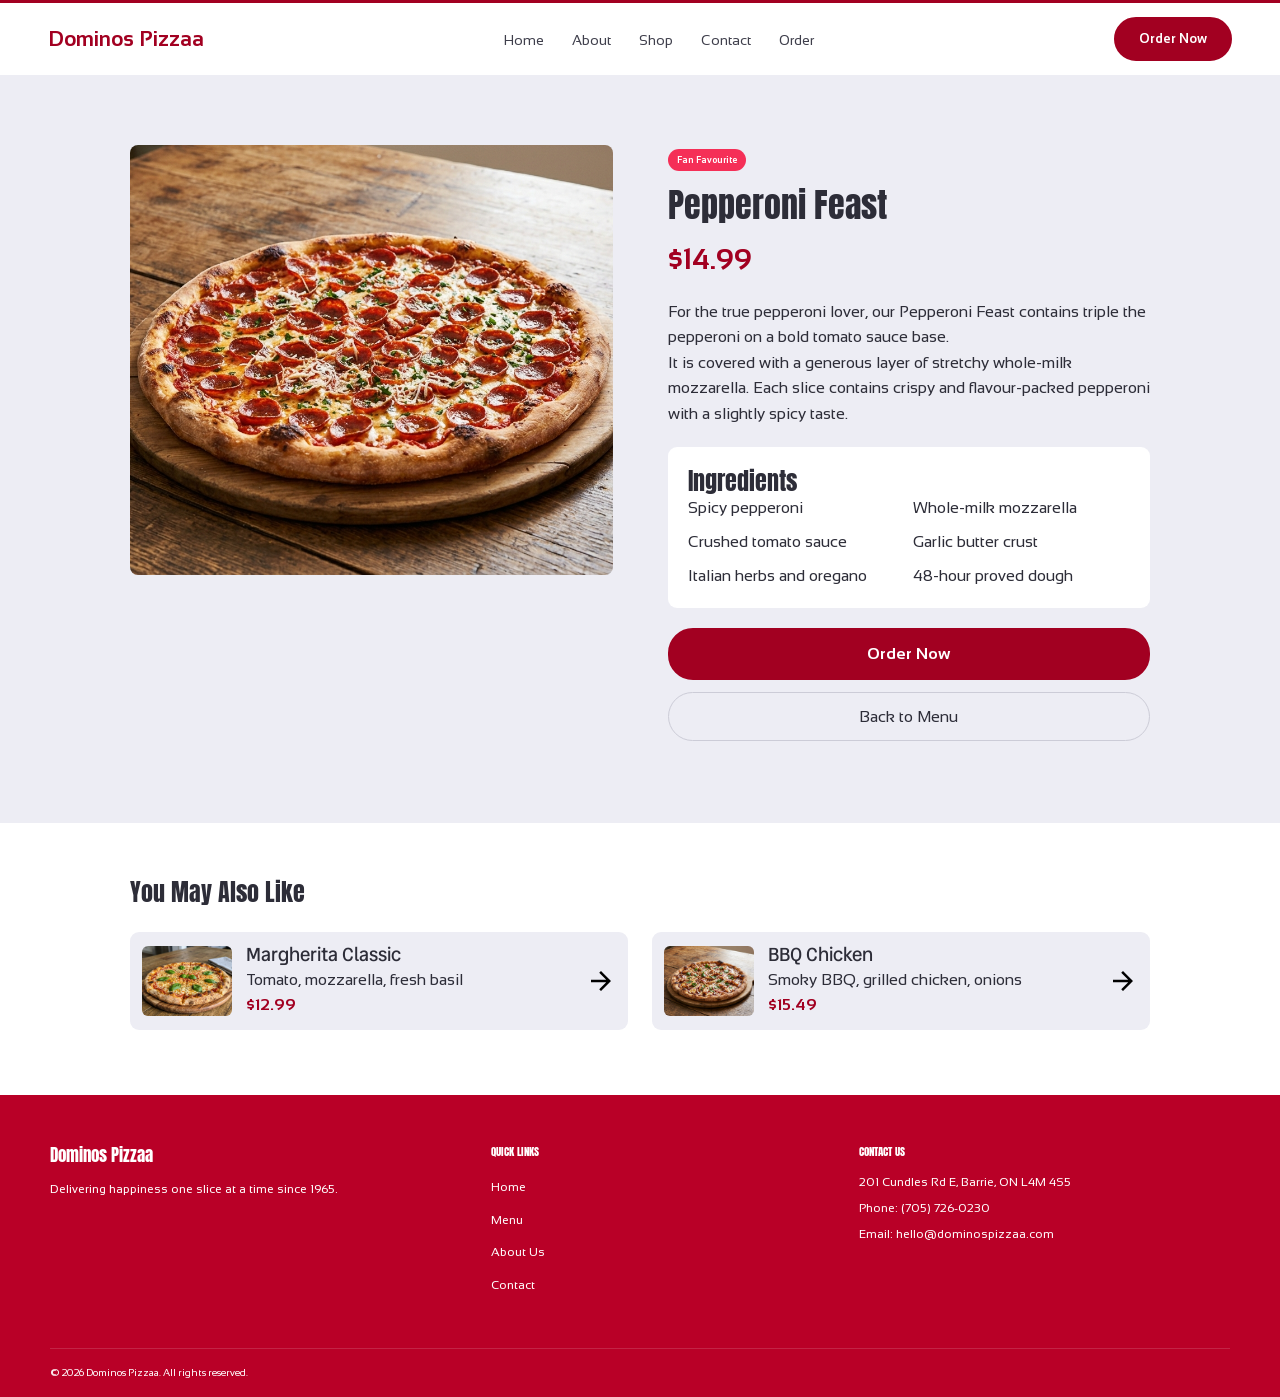
<file: pepperoni.html>
<!DOCTYPE html>
<html lang="en">
<head>
    <meta charset="UTF-8">
    <meta name="viewport" content="width=device-width, initial-scale=1.0">
    <meta name="description" content="Dominos Pizzaa Website - Pepperoni Feast product page.">
    <meta name="robots" content="noindex, nofollow">
   <title>Pepperoni Feast | Dominos Pizzaa</title>

    <link rel="preconnect" href="https://fonts.googleapis.com">
    <link rel="preconnect" href="https://fonts.gstatic.com" crossorigin>
    <link href="https://fonts.googleapis.com/css2?family=Anton&family=Google+Sans+Flex:opsz,wght@6..144,1..1000&family=Sansation:ital,wght@0,300;0,400;0,700;1,300;1,400;1,700&family=Stack+Sans+Notch:wght@200..700&family=Vend+Sans:ital,wght@0,300..700;1,300..700&display=swap" rel="stylesheet">

    <link rel="stylesheet" href="css/global.css">
    <link rel="stylesheet" href="css/product.css">
</head>

<body>

    <!-- Website header -->
    <header class="site-header">
        <div class="header-container"> 
            <a class="logo" href="index.html"> Dominos Pizzaa </a>

            <nav class="main-navigation" aria-label="Main navigation">
                <ul>
                    <li><a href="index.html">Home</a></li>
                    <li><a href="about.html">About</a></li>
                    <li><a href="shop.html">Shop</a></li>
                    <li><a href="contact.html">Contact</a></li>
                    <li><a href="contact.html">Order</a></li>
                </ul>
            </nav>

            <div class="header-actions">
                <a class="order-button" href="contact.html">Order Now</a>
            </div>

        </div>
    </header>

    <main>
        <!-- Product details -->
        <section class="product-section">
            <div class="product-container">
                <!-- Product image -->
                <div class="product-image">
                    <img src="images/p2.png" alt="Pepperoni pizza">
                </div>

                <!-- Product information -->
                <article class="product-information">

                    <span class="product-badge fan-favourite-badge"> Fan Favourite </span>
                    <h1>Pepperoni Feast</h1>
                    <p class="product-price"> $14.99 </p>

                    <p class="product-description">
                        For the true pepperoni lover, our Pepperoni Feast
                        contains triple the pepperoni on a bold tomato
                        sauce base.
                    </p>

                    <p class="product-description">
                        It is covered with a generous layer of stretchy
                        whole-milk mozzarella. Each slice contains
                        crispy and flavour-packed pepperoni with a
                        slightly spicy taste.
                    </p>

                    <!-- Ingredients -->
                    <section class="product-ingredients">
                        <h2>Ingredients</h2>
                        <ul>
                            <li>Spicy pepperoni</li>
                            <li>Whole-milk mozzarella</li>
                            <li>Crushed tomato sauce</li>
                            <li>Garlic butter crust</li>
                            <li>Italian herbs and oregano</li>
                            <li>48-hour proved dough</li>
                        </ul>
                    </section>

                    <!-- Product buttons -->
                    <a class="product-order-button" href="contact.html"> Order Now </a>
                    <a class="back-menu-button" href="shop.html"> Back to Menu </a>

                </article>
            </div>
        </section>

        <!-- Related products -->
        <section class="related-products">
            <div class="related-container">
                <h2>You May Also Like</h2>
                <div class="related-product-grid">

                    <!-- Margherita -->
                    <article class="related-product-card">
                        <img src="images/p1.png" alt="Margherita pizza">

                        <div class="related-product-content">
                            <h3>Margherita Classic</h3>
                            <p> Tomato, mozzarella, fresh basil </p>
                            <span class="related-price"> $12.99 </span>
                        </div>

                        <a href="margherita.html" aria-label="View Margherita Classic">
                            <img src="images/arrow.svg" alt="forward arrow">
                        </a>
                    </article>


                    <!-- BBQ Chicken -->
                    <article class="related-product-card">
                        <img src="images/p3.png" alt="BBQ chicken pizza">

                        <div class="related-product-content">
                            <h3>BBQ Chicken</h3>
                            <p>Smoky BBQ, grilled chicken, onions </p>
                            <span class="related-price"> $15.49 </span>
                        </div>

                        <a href="bbq-chicken.html" aria-label="View BBQ Chicken pizza">
                            <img src="images/arrow.svg" alt="forward arrow">
                        </a>

                    </article>
                </div>
            </div>
        </section>
    </main>

    <!-- Website footer -->
    <footer class="site-footer">
        <div class="footer-container">
            <section class="footer-column">
                <h2>Dominos Pizzaa</h2>
                <p> Delivering happiness one slice at a time since 1965. </p>
            </section>

            <section class="footer-column">
                <h2>Quick Links</h2>

                <ul>
                    <li><a href="index.html">Home</a></li>
                    <li><a href="shop.html">Menu</a></li>
                    <li><a href="about.html">About Us</a></li>
                    <li><a href="contact.html">Contact</a></li>
                </ul>
            </section>

            <section class="footer-column">
                <h2>Contact Us</h2>

                <address>
                    <ul class="contact-list">
                        <li>201 Cundles Rd E, Barrie, ON L4M 4S5</li>
                        <li>Phone: <a href="tel:17057260230">(705) 726-0230</a></li>
                        <li>Email: <a href="mailto:hello@dominospizzaa.com">hello@dominospizzaa.com</a></li>
                    </ul>
                </address>
            </section>

        </div>

        <div class="footer-bottom">
            <p>&copy; 2026 Dominos Pizzaa. All rights reserved.</p>
        </div>
    </footer>

</body>
</html>
</file>
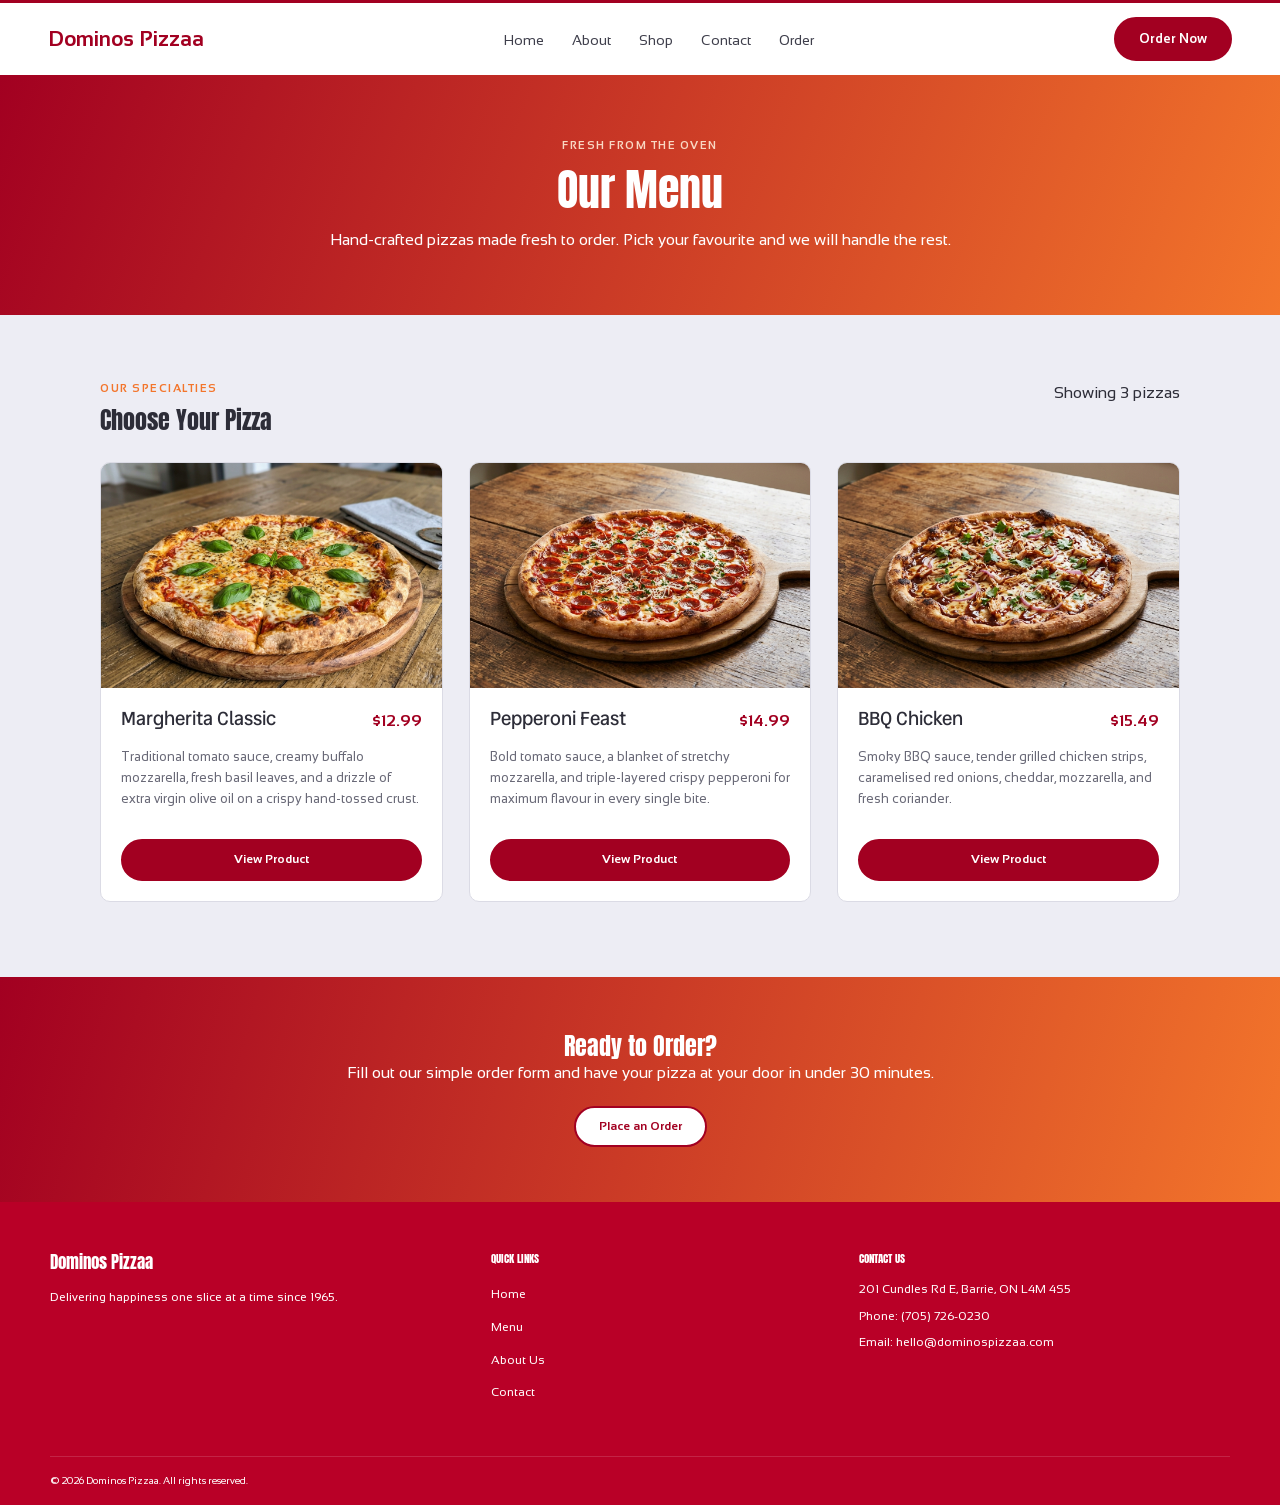
<file: shop.html>
<!DOCTYPE html>
<html lang="en">
<head>
    <meta charset="UTF-8">
    <meta name="viewport" content="width=device-width, initial-scale=1.0">
    <meta name="description" content="Dominos Pizzaa Website - Shop/Menu page.">
    <meta name="robots" content="noindex, nofollow">
    <title>Shop | Dominos Pizzaa</title>

    <link rel="preconnect" href="https://fonts.googleapis.com">
    <link rel="preconnect" href="https://fonts.gstatic.com" crossorigin>
    <link href="https://fonts.googleapis.com/css2?family=Anton&family=Google+Sans+Flex:opsz,wght@6..144,1..1000&family=Sansation:ital,wght@0,300;0,400;0,700;1,300;1,400;1,700&family=Stack+Sans+Notch:wght@200..700&family=Vend+Sans:ital,wght@0,300..700;1,300..700&display=swap" rel="stylesheet">

    <link rel="stylesheet" href="css/global.css">
    <link rel="stylesheet" href="css/shop.css">
</head>

<body>

    <!-- Website header -->
    <header class="site-header">
        <div class="header-container">
            <a class="logo" href="index.html"> Dominos Pizzaa </a>
            <nav class="main-navigation" aria-label="Main navigation">
                <ul>
                    <li><a href="index.html">Home</a></li>
                    <li><a href="about.html">About</a></li>
                    <li><a href="shop.html">Shop</a></li>
                    <li><a href="contact.html">Contact</a></li>
                    <li><a href="contact.html">Order</a></li>
                </ul>
            </nav>

            <div class="header-actions">
                <a class="order-button" href="contact.html">Order Now</a>
            </div>
        </div>
    </header>

    <main>
        <!-- Menu page banner -->
        <section class="menu-banner">
            <div class="menu-banner-content">
                
                <p class="section-label"> Fresh from the Oven </p>
                <h1>Our Menu</h1>
                <p> Hand-crafted pizzas made fresh to order. Pick your favourite and we will handle the rest. </p>

            </div>
        </section>

        <!-- Pizza menu -->
        <section class="menu-section">
            <div class="menu-container">
                <div class="menu-heading">
                    <div>
                        <p class="section-label"> Our Specialties </p>
                        <h2>Choose Your Pizza</h2>
                    </div>

                    <p class="pizza-count"> Showing 3 pizzas </p>
                </div>

                <div class="pizza-grid">
                    <!-- Margherita pizza -->
                    <article class="pizza-card">
                        <div class="pizza-image-container">
                            <img src="images/p1.png" alt="Margherita pizza">
                        </div>

                        <div class="pizza-card-content">
                            <div class="pizza-title-row">
                                <h3>Margherita Classic</h3>
                                <span class="pizza-price"> $12.99 </span>
                            </div>

                            <p class="pizza-description">
                                Traditional tomato sauce, creamy buffalo
                                mozzarella, fresh basil leaves, and a
                                drizzle of extra virgin olive oil on a
                                crispy hand-tossed crust.
                            </p>

                            <a class="view-product-button" href="margherita.html"> View Product </a>
                        </div>
                    </article>

                    <!-- Pepperoni pizza -->
                    <article class="pizza-card">

                        <div class="pizza-image-container">
                            <img src="images/p2.png" alt="Pepperoni pizza">
                        </div>

                        <div class="pizza-card-content">
                            <div class="pizza-title-row">
                                <h3>Pepperoni Feast</h3>
                                <span class="pizza-price"> $14.99 </span>
                            </div>

                            <p class="pizza-description">
                                Bold tomato sauce, a blanket of stretchy
                                mozzarella, and triple-layered crispy
                                pepperoni for maximum flavour in every
                                single bite.
                            </p>

                            <a class="view-product-button" href="pepperoni.html"> View Product </a>
                        </div>
                    </article>

                    <!-- BBQ chicken pizza -->
                    <article class="pizza-card">
                        <div class="pizza-image-container">
                            <img src="images/p3.png" alt="BBQ chicken pizza">
                        </div>

                        <div class="pizza-card-content">
                            <div class="pizza-title-row">
                                <h3>BBQ Chicken</h3>
                                <span class="pizza-price"> $15.49 </span>
                            </div>

                            <p class="pizza-description">
                                Smoky BBQ sauce, tender grilled chicken
                                strips, caramelised red onions, cheddar,
                                mozzarella, and fresh coriander.
                            </p>

                            <a class="view-product-button" href="bbq-chicken.html"> View Product </a>
                        </div>
                    </article>
                </div>
            </div>
        </section>

        <!-- Order call-to-action -->
        <section class="menu-order-section">
            <div class="menu-order-content">
                <h2>Ready to Order?</h2>
                <p>Fill out our simple order form and have your pizza at your door in under 30 minutes.</p>
                <a class="place-order-button" href="contact.html"> Place an Order </a>
            </div>
        </section>
    </main>

    <!-- Website footer -->
    <footer class="site-footer">
        <div class="footer-container">
            <section class="footer-column">
                <h2>Dominos Pizzaa</h2>
                <p> Delivering happiness one slice at a time since 1965. </p>
            </section>

            <section class="footer-column">
                <h2>Quick Links</h2>

                <ul>
                    <li><a href="index.html">Home</a></li>
                    <li><a href="shop.html">Menu</a></li>
                    <li><a href="about.html">About Us</a></li>
                    <li><a href="contact.html">Contact</a></li>
                </ul>
            </section>

            <section class="footer-column">
                <h2>Contact Us</h2>

                <address>
                    <ul class="contact-list">
                        <li>201 Cundles Rd E, Barrie, ON L4M 4S5</li>
                        <li>Phone: <a href="tel:17057260230">(705) 726-0230</a></li>
                        <li>Email: <a href="mailto:hello@dominospizzaa.com">hello@dominospizzaa.com</a></li>
                    </ul>
                </address>
            </section>

        </div>

        <div class="footer-bottom">
            <p>&copy; 2026 Dominos Pizzaa. All rights reserved.</p>
        </div>
    </footer>
</body>
</html>
</file>
<file: css/global.css>
/* Shared styles for every page footer and header mainly */

* {
    box-sizing: border-box;
    margin: 0;
    padding: 0;
}

body {
    background-color: #ededf4;
    color: #2d2d38;
    font-family: "Sansation", sans-serif;    /*Custom Font*/
    font-weight: 400;
    line-height: 1.6;
}

h1,
h2 {
    font-family: "Anton", sans-serif;     /*Custom Font*/
    font-weight: 400;
    line-height: 1.2;
}

h3 {
    font-family: "Vend Sans", sans-serif;     /*Custom Font*/
    font-weight: 500;
    line-height: 1.2;
}

img {
    display: block;
    max-width: 100%;
}

a {
    color: inherit;
    text-decoration: none;
}

button,
input,
select,
textarea {
    font: inherit;
}

/* Header */
.site-header {
    background-color: #ffffff;
    border-top: 3px solid #a20021;
}

.header-container {
    align-items: center;
    display: flex;
    justify-content: space-between;
    margin: 0 auto;
    max-width: 1240px;
    min-height: 72px;
    padding: 0 28px;
}

.logo {
    align-items: center;
    color: #a20021;
    display: flex;
    font-size: 21px;
    font-weight: bold;
    gap: 8px;
}


.main-navigation ul {
    display: flex;
    gap: 28px;
    list-style: none;
}

.main-navigation a {
    border-bottom: 2px solid transparent;
    color: #3f3f4c;
    display: inline-block;
    font-size: 14px;
    padding: 24px 0 20px;
}

.main-navigation a:hover,
.main-navigation a.active-link {
    border-bottom-color: #a20021;
    color: #a20021;
}

.header-actions {
    align-items: center;
    display: flex;
    gap: 20px;
}

.order-button {
    background-color: #a20021;
    border: 2px solid #a20021;
    border-radius: 24px;
    color: #ffffff;
    display: inline-block;
    font-size: 13px;
    font-weight: bold;
    padding: 10px 23px;
}

.order-button:hover {
    background-color: #f52f57;
    border-color: #f52f57;
}

/* Shared labels and buttons */
.section-label {
    color: #f3752b;
    font-size: 11px;
    font-weight: bold;
    letter-spacing: 1.5px;
    margin-bottom: 8px;
    text-transform: uppercase;
}

.small-button,
.view-product-button,
.place-order-button,
.product-order-button,
.send-message-button,
.submit-order-button {
    background-color: #a20021;
    border: 2px solid #a20021;
    border-radius: 25px;
    color: #ffffff;
    display: inline-block;
    font-weight: bold;
    text-align: center;
}

.small-button:hover,
.view-product-button:hover,
.place-order-button:hover,
.product-order-button:hover,
.send-message-button:hover,
.submit-order-button:hover {
    background-color: #f52f57;
    border-color: #f52f57;
}

/* Shared page banners */
.about-banner,
.menu-banner,
.contact-banner,
.order-banner {
    background: linear-gradient(110deg, #a20021, #f3752b);
    color: #ffffff;
    padding: 62px 24px;
    text-align: center;
}

.about-banner-content,
.menu-banner-content,
.contact-banner-content,
.order-banner-content {
    margin: 0 auto;
    max-width: 700px;
}

.about-banner .section-label,
.menu-banner .section-label,
.contact-banner .section-label {
    color: #f9d8c3;
}

.about-banner h1,
.menu-banner h1,
.contact-banner h1,
.order-banner h1 {
    font-size: 44px;
    margin-bottom: 12px;
}

/* Shared form fields */
.form-group {
    margin-bottom: 18px;
}

.form-group label {
    color: #383845;
    display: block;
    font-size: 11px;
    font-weight: bold;
    margin-bottom: 7px;
    text-transform: uppercase;
}

.form-group input,
.form-group select,
.form-group textarea {
    background-color: #f5f5f9;
    border: 1px solid #d7d7e2;
    border-radius: 7px;
    outline: none;
    padding: 12px 13px;
    width: 100%;
}

.form-group textarea {
    min-height: 120px;
    resize: vertical;
}

.form-group input:focus,
.form-group select:focus,
.form-group textarea:focus {
    border-color: #f52f57;
    box-shadow: 0 0 0 3px rgba(245, 47, 87, 0.12);
}

/* Footer */
.site-footer {
    background-color: #b90027;
    color: #ffffff;
    padding: 50px 30px 16px;
}

.footer-container {
    display: grid;
    gap: 70px;
    grid-template-columns: 1fr 0.8fr 1fr;
    margin: 0 auto;
    max-width: 1180px;
    padding-bottom: 45px;
}

.footer-column h2 {
    font-size: 17px;
    margin-bottom: 15px;
}

.footer-column:nth-child(2) h2,
.footer-column:nth-child(3) h2 {
    font-size: 11px;
    text-transform: uppercase;
}

.footer-column p,
.footer-column address,
.footer-column a {
    color: #ffffff;
    font-size: 12px;
    font-style: normal;
}

.footer-column ul {
    list-style: none;
}

.footer-column li {
    margin-bottom: 7px;
}

.footer-bottom {
    align-items: center;
    border-top: 1px solid rgba(255, 255, 255, 0.14);
    display: flex;
    justify-content: space-between;
    margin: 0 auto;
    max-width: 1180px;
    padding-top: 16px;
}

.footer-bottom p {
    font-size: 10px;
}


/* Responsive shared styles */

@media (max-width: 900px) {
    .header-container {
        flex-wrap: wrap;
        gap: 15px;
        padding: 14px 24px;
    }

    .main-navigation {
        order: 3;
        width: 100%;
    }

    .main-navigation ul {
        justify-content: center;
    }

    .main-navigation a {
        padding: 8px 0;
    }

    .delivery-status {
        display: none;
    }

    .footer-container {
        gap: 35px;
    }
}
</file>
<file: css/home.css>
/* Homepage only */

.hero {
    background: linear-gradient(105deg, #b7082b, #f3752b);
    color: #ffffff;
}

.hero-container {
    align-items: center;
    display: flex;
    margin: 0 auto;
    max-width: 1400px;
    min-height: 480px;
}

.hero-content {
    padding: 55px 50px;
    width: 55%;
}

.hero-content h1 {
    font-size: 56px;
    margin-bottom: 25px;
}

.hero-content p {
    margin-bottom: 30px;
    max-width: 530px;
}

.view-menu-button {
    background-color: #ffffff;
    border-radius: 24px;
    color: #a20021;
    display: inline-block;
    font-size: 13px;
    font-weight: bold;
    padding: 11px 26px;
    transition: transform 0.3s ease, background-color 0.3s ease;
}

.view-menu-button:hover {
    background-color: #fff0e8;
    transform: scale(1.08);
}

.hero-image {
    height: 350px;
    overflow: hidden;
    width: 45%;
}

.hero-image img {
    height: 100%;
    object-fit: cover;
    width: 100%;
}

.page-space {
    min-height: 140px;
}

.benefits {
    background-color: #ffffff;
    padding: 70px 35px 85px;
}

.section-container {
    margin: 0 auto;
    max-width: 1180px;
}

.benefits h2 {
    color: #a20021;
    font-size: 32px;
    margin-bottom: 50px;
    text-align: center;
}

.benefit-grid {
    display: flex;
    gap: 65px;
    justify-content: space-between;
}

.benefit-card {
    text-align: center;
    width: 33.33%;
}

.benefit-icon {
    display: flex;
    justify-content: center;
    align-items: center;
    font-size: 40px;
    margin-bottom: 10px;
    
}

.benefit-card h3 {
    font-size: 12px;
    letter-spacing: 1.7px;
    margin-bottom: 12px;
    text-transform: uppercase;
}

.benefit-card p {
    color: #696977;
    font-size: 14px;
    margin: 0 auto;
    max-width: 290px;
}

@media (max-width: 900px) {
    .hero-container {
        flex-direction: column;
    }

    .hero-content,
    .hero-image {
        width: 100%;
    }
}
</file>
<file: css/about.css>
/* For about page only */

.story-section {
    background-color: #ffffff;
    padding: 72px 28px;
}

.story-container {
    align-items: center;
    display: flex;
    gap: 65px;
    margin: 0 auto;
    max-width: 1080px;
}

.story-image,
.story-content {
    width: 50%;
    transition: transform 0.3s ease;
}

.story-image img,
.ingredients-image img {
    border-radius: 8px;
    height: 330px;
    object-fit: cover;
    width: 100%;
}

.story-content h2,
.ingredients-content h2,
.values-container h2 {
    font-size: 31px;
    margin-bottom: 18px;
}

.story-content > p:not(.section-label) {
    color: #626270;
    font-size: 14px;
    margin-bottom: 14px;
}

.story-image:hover {
    transform: scale(1.1);
}

.story-content:hover {
    transform: scale(1.1);
}

.small-button {
    font-size: 13px;
    margin-top: 8px;
    padding: 9px 20px;
}

.values-section {
    background-color: #ededf4;
    padding: 68px 28px 76px;
}

.values-container {
    margin: 0 auto;
    max-width: 1080px;
    text-align: center;
}

.values-grid {
    display: grid;
    gap: 25px;
    grid-template-columns: repeat(3, 1fr);
}

.value-card {
    background-color: #ffffff;
    border: 1px solid #dedee7;
    border-radius: 9px;
    padding: 28px 24px;
    text-align: left;
    transition: box-shadow 0.3s ease;
}

.value-card h3{
    padding-bottom: 15px;
}

.value-card:hover {
    box-shadow: 0 10px 20px rgba(0, 0, 0, 0.15);
}

.ingredients-section {
    background-color: #ffffff;
    padding: 72px 28px;
}

.ingredients-container {
    align-items: center;
    display: flex;
    gap: 70px;
    margin: 0 auto;
    max-width: 1080px;
}

.ingredients-content,
.ingredients-image {
    width: 50%;
    transition: transform 0.3s ease;
}

.ingredients-content:hover {
    transform: scale(1.1);
}

.ingredients-image:hover {
    transform: scale(1.1);
}

.ingredients-list {
    list-style: none;
}

.ingredients-list li {
    margin-bottom: 16px;
    padding-left: 23px;
    position: relative;
}

.statistics-section {
    background: linear-gradient(100deg, #a20021, #f3752b);
    color: #ffffff;
    padding: 35px 25px;
}

.statistics-container {
    display: grid;
    gap: 25px;
    grid-template-columns: repeat(4, 1fr);
    margin: 0 auto;
    max-width: 1000px;
    text-align: center;
}

@media(max-width: 900px) {
    .story-container,
    .ingredients-container {
        flex-direction: column;
    }

    .story-image,
    .story-content,
    .ingredients-content,
    .ingredients-image {
        width: 100%;
    }

    .values-grid {
        grid-template-columns: repeat(2, 1fr);
    }
}
</file>
<file: css/product.css>
/* Shared by all 3 product pages */

.product-section {
    padding: 70px 25px;
}

.product-container {
    display: grid;
    gap: 55px;
    grid-template-columns: 1fr 1fr;
    margin: 0 auto;
    max-width: 1020px;
}

.product-image img {
    border-radius: 8px;
    height: 430px;
    object-fit: cover;
    width: 100%;
    transition: transform 0.4s ease, box-shadow 0.4s ease;
}

.product-image:hover img {
    transform: scale(1.05);
    box-shadow: 0 12px 25px rgba(0, 0, 0, 0.18);
}

.product-badge {
    background-color: #f3752b;
    border-radius: 12px;
    color: #ffffff;
    display: inline-block;
    font-size: 9px;
    font-weight: bold;
    padding: 4px 9px;
}

.fan-favourite-badge {
    background-color: #f52f57;
}

.new-arrival-badge {
    background-color: #159447;
}

.product-information h1 {
    font-size: 34px;
    margin: 14px 0 10px;
}

.product-price {
    color: #a20021;
    font-size: 29px;
    font-weight: bold;
    margin: 10px 0 16px;
}

.product-ingredients {
    background-color: #ffffff;
    border-radius: 9px;
    margin: 20px 0;
    padding: 20px;
}

.product-ingredients ul {
    display: grid;
    gap: 8px;
    grid-template-columns: repeat(2, 1fr);
    list-style: none;
}

.product-order-button,
.back-menu-button {
    display: block;
    margin-bottom: 12px;
    padding: 11px 20px;
    width: 100%;
}

.back-menu-button {
    border: 1px solid #ccccd7;
    border-radius: 25px;
    text-align: center;
}

.related-products {
    background-color: #ffffff;
    padding: 55px 25px 65px 25px;
}

.related-container {
    margin: 0 auto;
    max-width: 1020px;
}

.related-container h2 {
    padding-bottom: 25px;
}

.related-product-grid {
    display: grid;
    gap: 24px;
    grid-template-columns: repeat(2, 1fr);
}

.related-product-card {
    align-items: center;
    background-color: #ededf4;
    border-radius: 9px;
    display: flex;
    gap: 14px;
    padding: 12px;
}

.related-product-card img {
    border-radius: 6px;
    height: 70px;
    object-fit: cover;
    width: 90px;
}

.related-product-card a img {
    height: 20px;
    width: 30px;
}

.related-product-content {
    flex: 1;
}

.related-price {
    color: #a20021;
    font-weight: bold;
}

@media (max-width: 900px) {
    .product-container {
        grid-template-columns: 1fr;
    }
}
</file>
<file: css/contact.css>
.contact-section {
    padding: 70px 25px;
}

.contact-container {
    display: grid;
    gap: 45px;
    grid-template-columns: 1fr 1fr;
    margin: 0 auto;
    max-width: 980px;
}

.contact-card {
    align-items: center;
    background-color: #ffffff;
    border: 1px solid #dddde7;
    border-radius: 9px;
    display: flex;
    gap: 18px;
    margin-bottom: 14px;
    padding: 17px 18px;
    transition: transform 0.3s ease, box-shadow 0.3s ease;
}

.contact-card:hover {
    transform: translateX(5px);
    box-shadow: 0 8px 18px rgba(0, 0, 0, 0.12);
}

.contact-form-section {
    transition: box-shadow 0.3s ease;
}

.contact-form-section:hover {
    box-shadow: 0 10px 25px rgba(0, 0, 0, 0.15);
}

.contact-icon {
    align-items: center;
    background-color: #fff0e8;
    border-radius: 50%;
    display: flex;
    height: 40px;
    justify-content: center;
    width: 40px;
}

.contact-form-section {
    background-color: #ffffff;
    border: 1px solid #dcdce6;
    border-radius: 10px;
    padding: 30px;
}

.send-message-button {
    padding: 11px 20px;
    width: 100%;
}

.location-section {
    background-color: #f7f7fa;
    min-height: 230px;
    padding: 55px 20px;
    text-align: center;
}

.location-content a {
    color: #a20021;
    font-size: 11px;
    font-weight: bold;
    text-decoration: underline;
}

@media (max-width: 900px) {
    .contact-container {
        grid-template-columns: 1fr;
    }
}
</file>
<file: css/shop.css>
.menu-section {
    padding: 65px 25px 75px;
}

.menu-container {
    margin: 0 auto;
    max-width: 1080px;
}

.menu-heading {
    display: flex;
    justify-content: space-between;
    margin-bottom: 28px;
}

.pizza-grid {
    display: grid;
    gap: 26px;
    grid-template-columns: repeat(3, 1fr);
}

.pizza-card {
    background-color: #ffffff;
    border: 1px solid #dbdbe5;
    border-radius: 10px;
    overflow: hidden;
    transition: transform 0.3s ease, box-shadow 0.3s ease;
}

.pizza-card:hover { 
    transform: translateY(-6px);
    box-shadow: 0 10px 22px rgba(0, 0, 0, 0.15);
}

.pizza-image-container {
    height: 225px;
    overflow: hidden;
    position: relative;
}

.pizza-image-container img {
    height: 100%;
    object-fit: cover;
    width: 100%;
}

.pizza-card-content {
    padding: 20px;
}

.pizza-title-row {
    display: flex;
    justify-content: space-between;
}

.pizza-price {
    color: #a20021;
    font-weight: bold;
}

.pizza-description {
    color: #696977;
    font-size: 13px;
    min-height: 82px;
    padding: 13px 0;
}

.view-product-button {
    display: block;
    font-size: 12px;
    margin-top: 17px;
    padding: 9px 16px;
}

.menu-order-section {
    background: linear-gradient(105deg, #a20021, #f3752b);
    color: #ffffff;
    padding: 55px 24px;
    text-align: center;
}

.place-order-button {
    background-color: #ffffff;
    color: #a20021;
    font-size: 12px;
    margin-top: 20px;
    padding: 9px 23px;
}

@media (max-width: 900px) {
    .pizza-grid {
        grid-template-columns: repeat(2, 1fr);
    }
}
</file>
